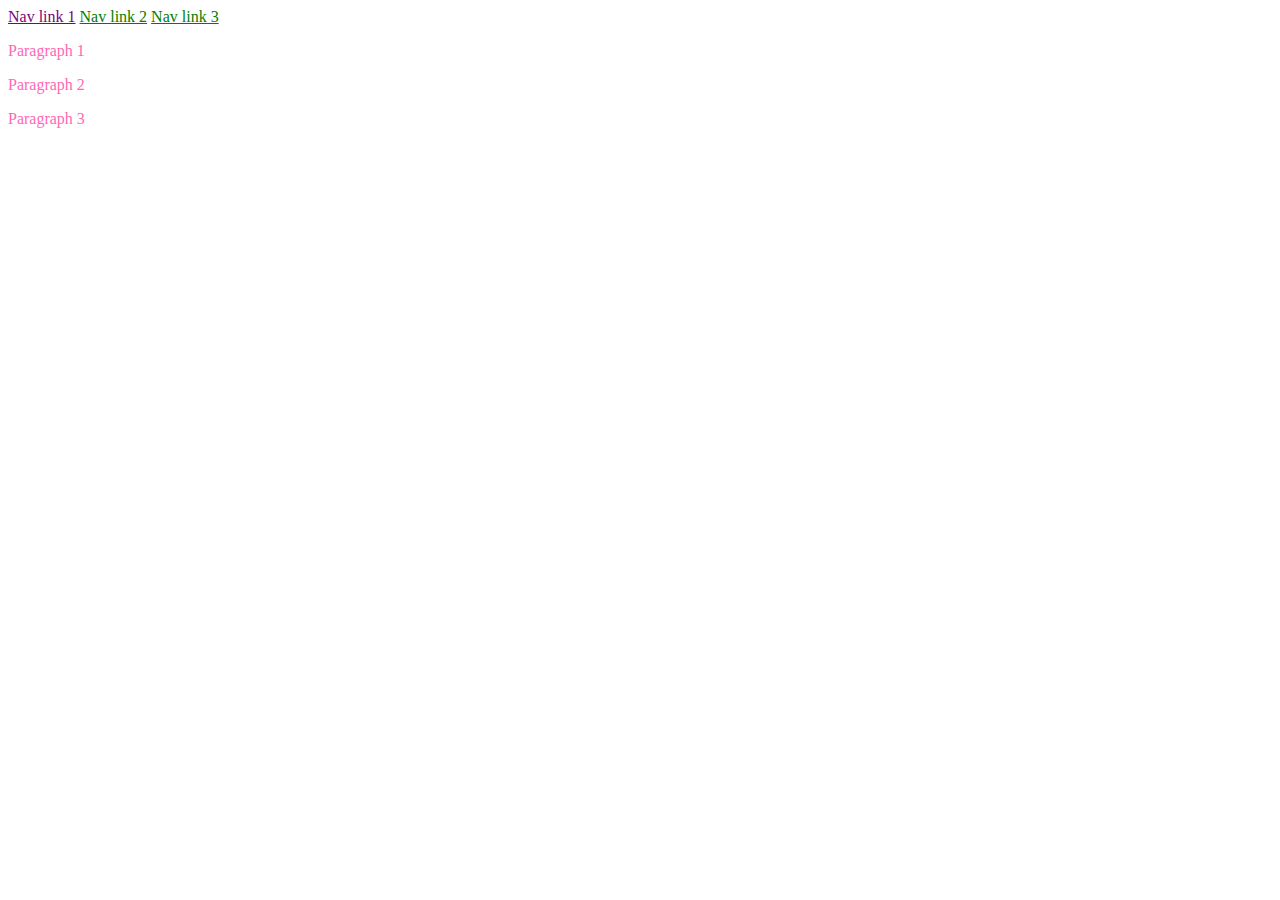
<file: css-specificity/index.html>
<!doctype html>

<html lang="en">
    <head>
        <meta charset="utf-8">
        <title>CSS Specificity</title>
        <meta name="description" content="CSS Specificity">
        <meta name="author" content="She Codes">
        <link rel="stylesheet" href="styles.css">
    </head>

    <body>

        <header>
            <nav>
                <a class="nav-link" id="link-1" href="#">Nav link 1</a>
                <a class="nav-link" href="#">Nav link 2</a>
                <a class="nav-link" href="#">Nav link 3</a>
            </nav>
        </header>

        <div>
            <p class="paragraph-link" id="paragraph-1">Paragraph 1</p>
            <p class="paragraph-link">Paragraph 2</p>
            <p class="paragraph-link">Paragraph 3</p>
        </div>

    </body>

</html>
</file>
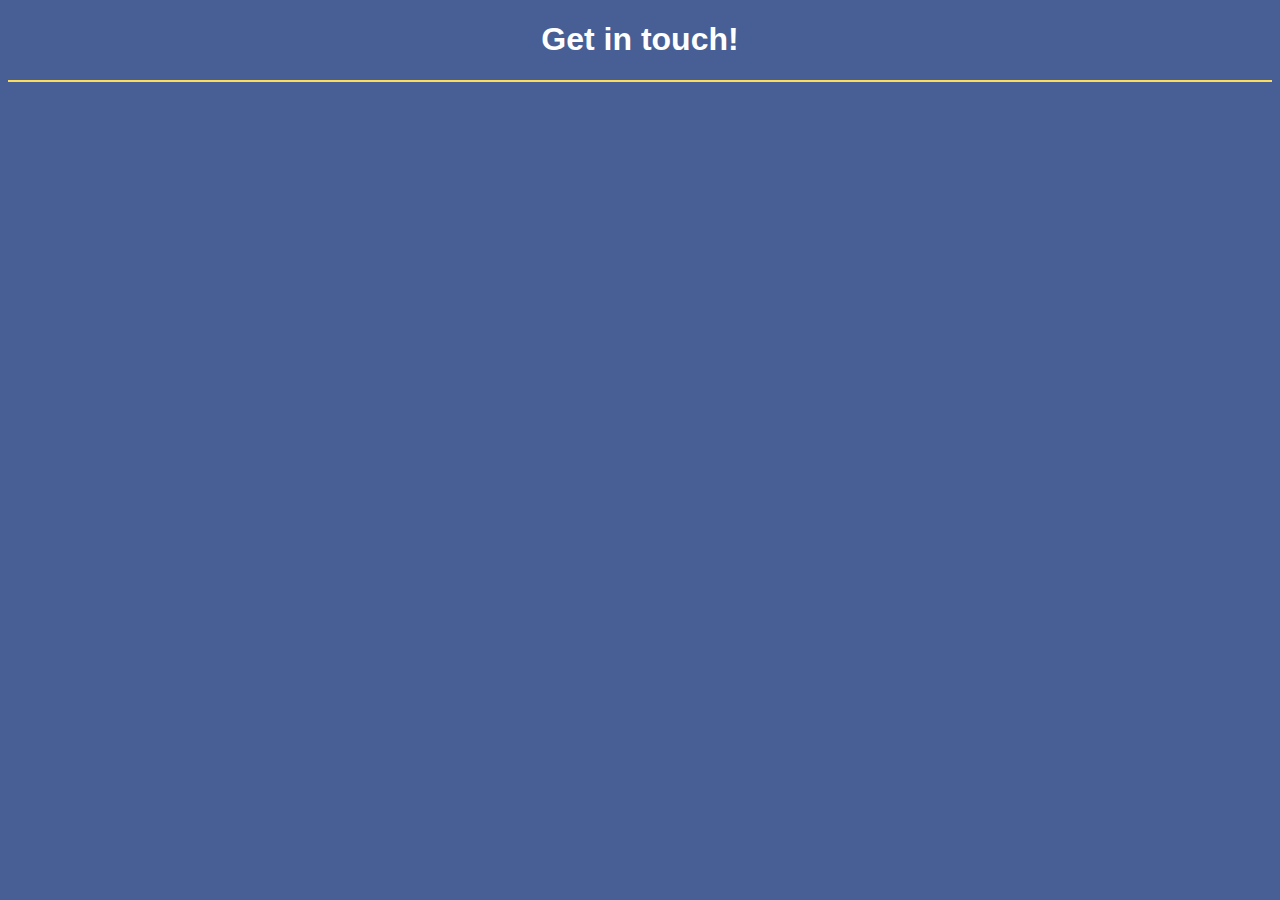
<file: forms-starter/index.html>
<!doctype html>

<html lang="en">
    <head>
        <meta charset="utf-8">
        <meta name="viewport" content="width=device-width, initial-scale=1, shrink-to-fit=no">
        <title>Introduction to Forms</title>
        <link rel="stylesheet" href="styles.css">
    </head>

    <body>
        <header>
            <h1>Get in touch!</h1>
        </header>

        <form action="" method="">
            <!-- your code here -->
        </form>

    </body>
</html>
</file>
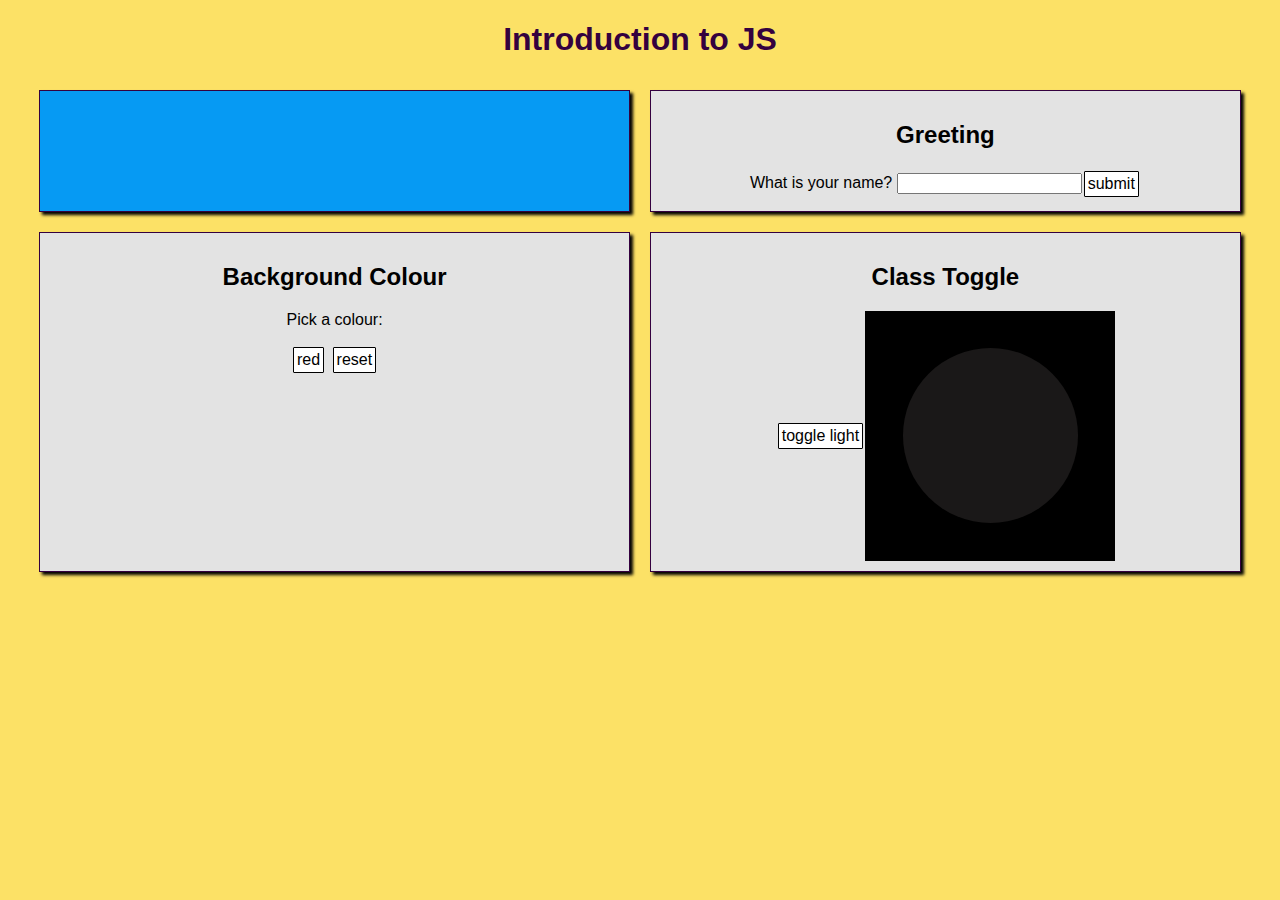
<file: intro-to-js/index.html>
<!DOCTYPE html>
<html lang="en">
    <head>
        <meta charset="utf-8">
        <title>Introduction to JavaScript</title>
        <meta name="description" content="JavaScript Demo">
        <meta name="author" content="She Codes">
        <link rel="stylesheet" href="styles.css">
    </head>
    
    <body>
        <header>
            <h1>Introduction to JS</h1>
        </header>

        <div id="wrapper">
            <div id="starter-div" class="component">
            </div>

            <div id="greeting" class="component">
                <h2>Greeting</h2>
                <form>
                    <div class="form-item">
                        <label for="name">What is your name?</label>
                        <input type="text" id="name" name="name">
                    </div>
                    <input type="button" value="submit">
                </form>
            </div>

            <div id="colour" class="component">
                <h2>Background Colour</h2>
                <p>Pick a colour:</p>
                <input type="button" onclick="changeColour('#f74850')" value="red">
                <input type="button" onclick="resetColour()" value="reset">
            </div>

            <div id="on-off" class="component">
                <h2>Class Toggle</h2>
                <div id="class-toggle-containter">
                    <input type="button" onclick="toggleLightbulb()" value="toggle light">
                    <div id="toggle-wrapper">
                        <div id="light"></div>
                    </div>
                </div>
            </div>
        </div>
    </body>
</html>
</file>
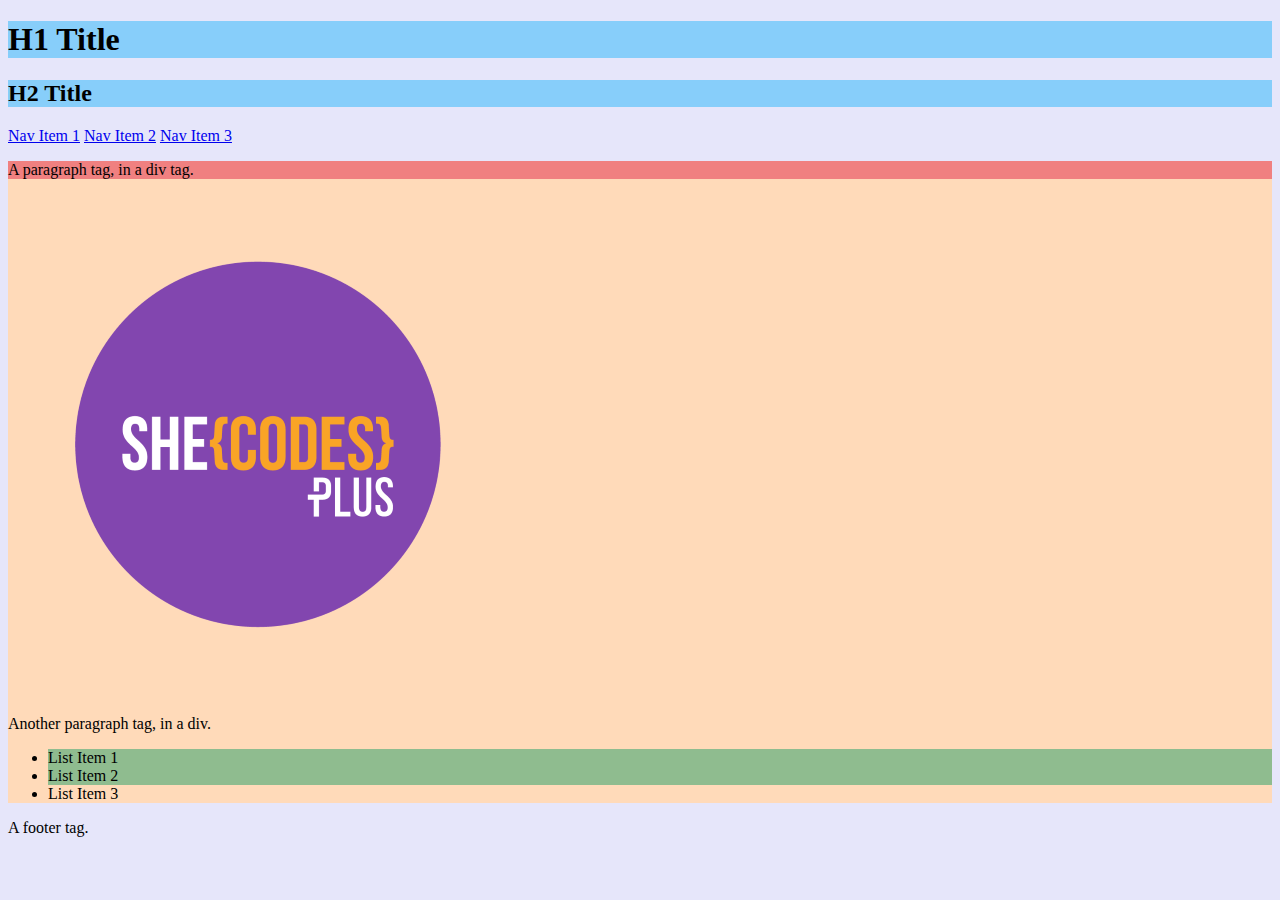
<file: introduction-to-css-selectors/index.html>
<!doctype html>

<html lang="en">
    <head>
        <meta charset="utf-8">
        <title>CSS Selectors</title>
        <meta name="description" content="CSS Selectors Playground">
        <meta name="author" content="She Codes">
        <link rel="stylesheet" href="styles.css">
    </head>
    <body>
        <header>
            <h1 class="main-heading">H1 Title</h1>
            <h2 class="main-heading">H2 Title</h2>
            <nav>
                <a href="#">Nav Item 1</a>
                <a href="#">Nav Item 2</a>
                <a href="#">Nav Item 3</a>
            </nav>
        </header>
        <div>
            <p id="first-paragraph">A paragraph tag, in a div tag.</p>
            <img src="logo.png" alt="She Codes Logo.">
            <p>Another paragraph tag, in a div.</p>
            <ul>
                <li class="list-item">List Item 1</li>
                <li class="list-item">List Item 2</li>
                <li>List Item 3</li>
            </ul>
        </div>
        <footer>
            A footer tag.
        </footer>
    </body>
</html>
</file>
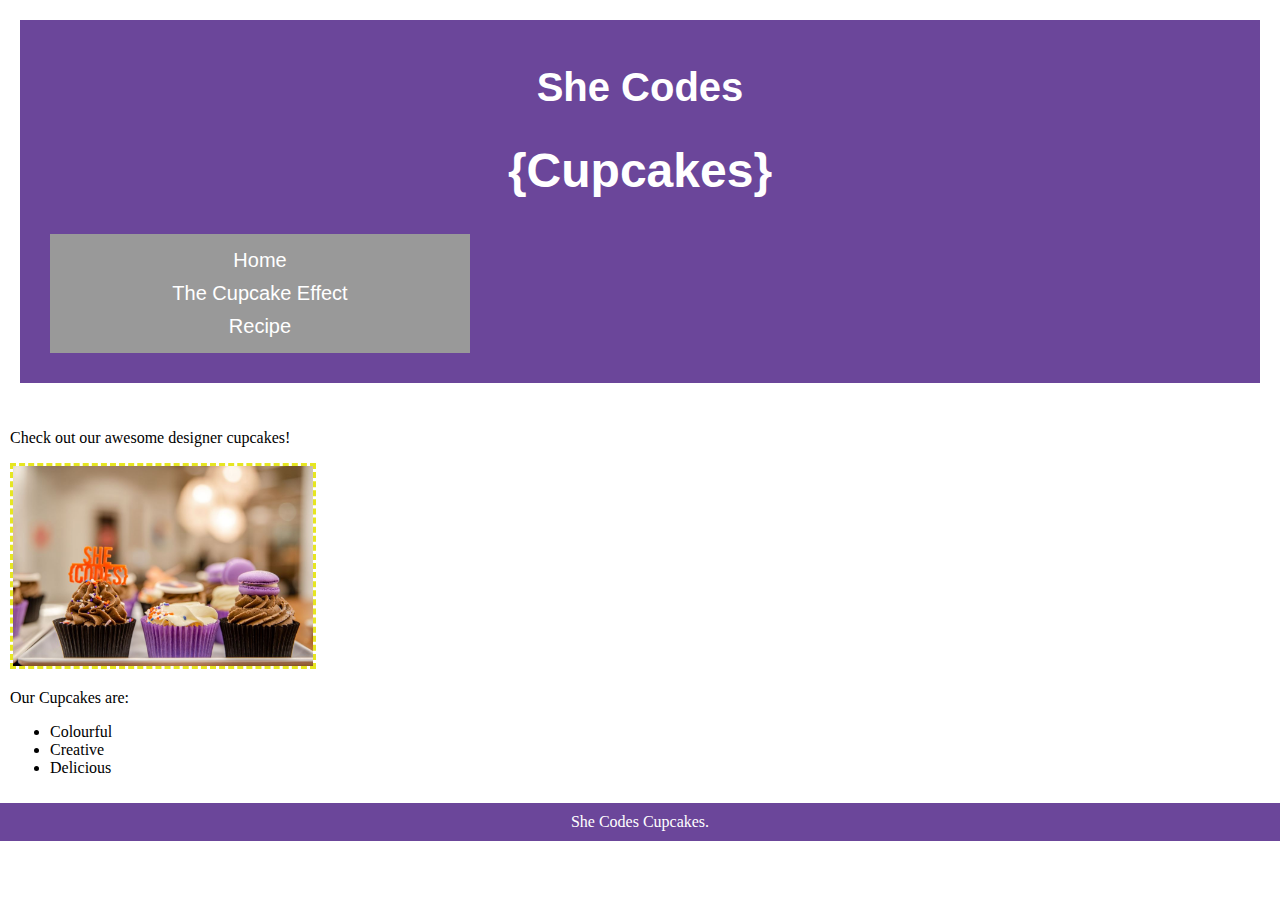
<file: introduction-to-css/index.html>
<!doctype html>

<html lang="en">
    <head>
        <meta charset="utf-8">
        <title>She Codes Cupcakes</title>
        <meta name="description" content="She Codes Cupcakes">
        <meta name="author" content="She Codes">
        <link rel="stylesheet" href="styles.css">
    </head>
    <body>
        <header>
            <h1>She Codes</h1>
            <h2>{Cupcakes}</h2>
            <nav>
                <a href="index.html">Home</a>
                <a href="cupcake-effect.html">The Cupcake Effect</a>
                <a href="recipe.html">Recipe</a>
            </nav>
        </header>
        <div>
            <p>Check out our awesome designer cupcakes!</p>
            <img id="hmpgimg" src="images/cupcake-1.jpg" alt="She Codes Cupcakes.">
            <p>Our Cupcakes are:</p>
            <ul>
                <li>Colourful</li>
                <li>Creative</li>
                <li>Delicious</li>
            </ul>
        </div>
        <footer>
            She Codes Cupcakes.
        </footer>
    </body>
</html>
</file>
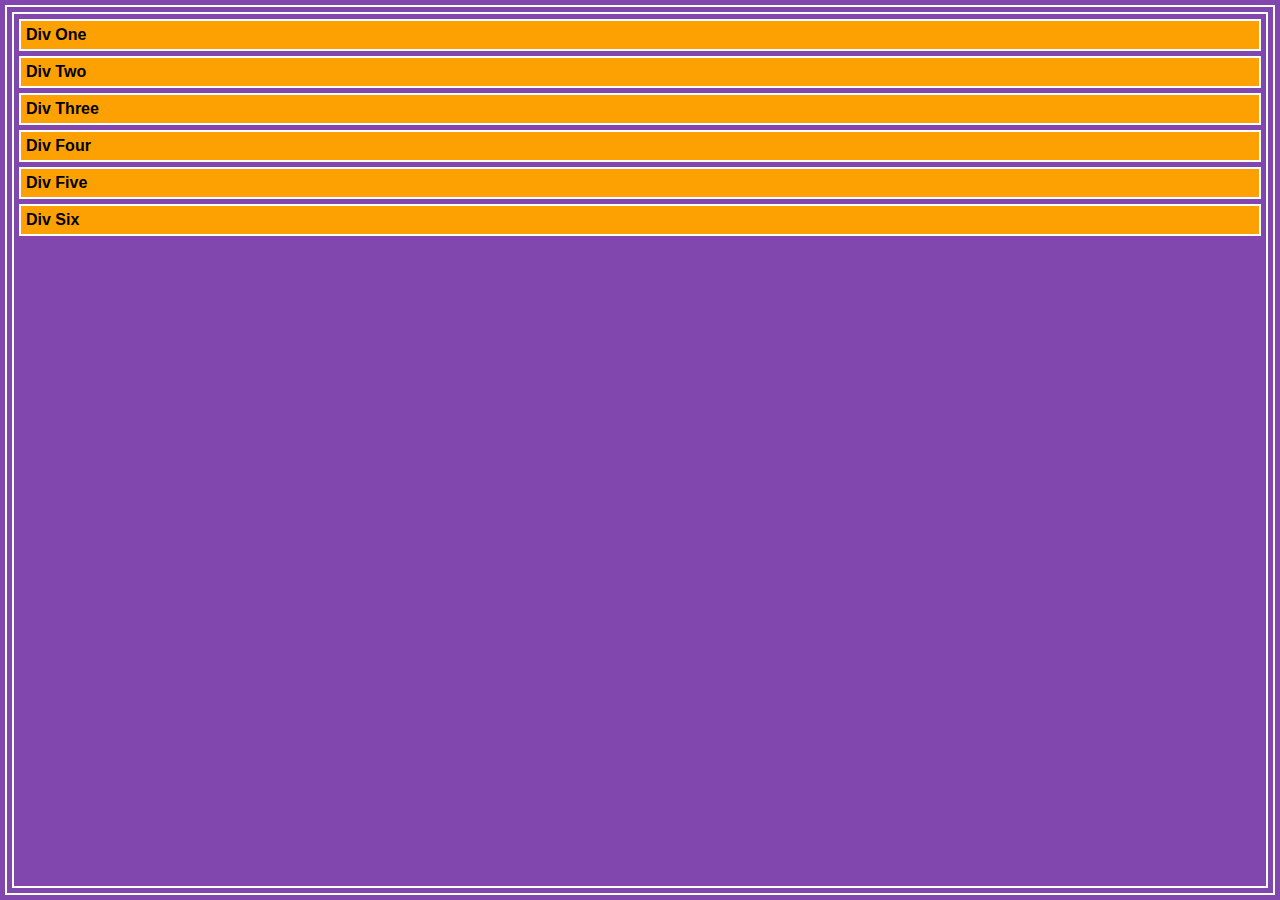
<file: introduction-to-flexbox/index.html>
<!doctype html>

<html lang="en">
    <head>
        <meta charset="utf-8">
        <meta name="viewport" content="width=device-width, initial-scale=1, shrink-to-fit=no">
        <title>Introduction to Flexbox</title>
        <link rel="stylesheet" href="styles.css">
    </head>

    <body>
        <div class="demo-div" id="div-1">Div One</div>
        <div class="demo-div" id="div-2">Div Two</div>
        <div class="demo-div" id="div-3">Div Three</div>
        <div class="demo-div" id="div-4">Div Four</div>
        <div class="demo-div" id="div-5">Div Five</div>
        <div class="demo-div" id="div-6">Div Six</div>
    </body>
</html>
</file>
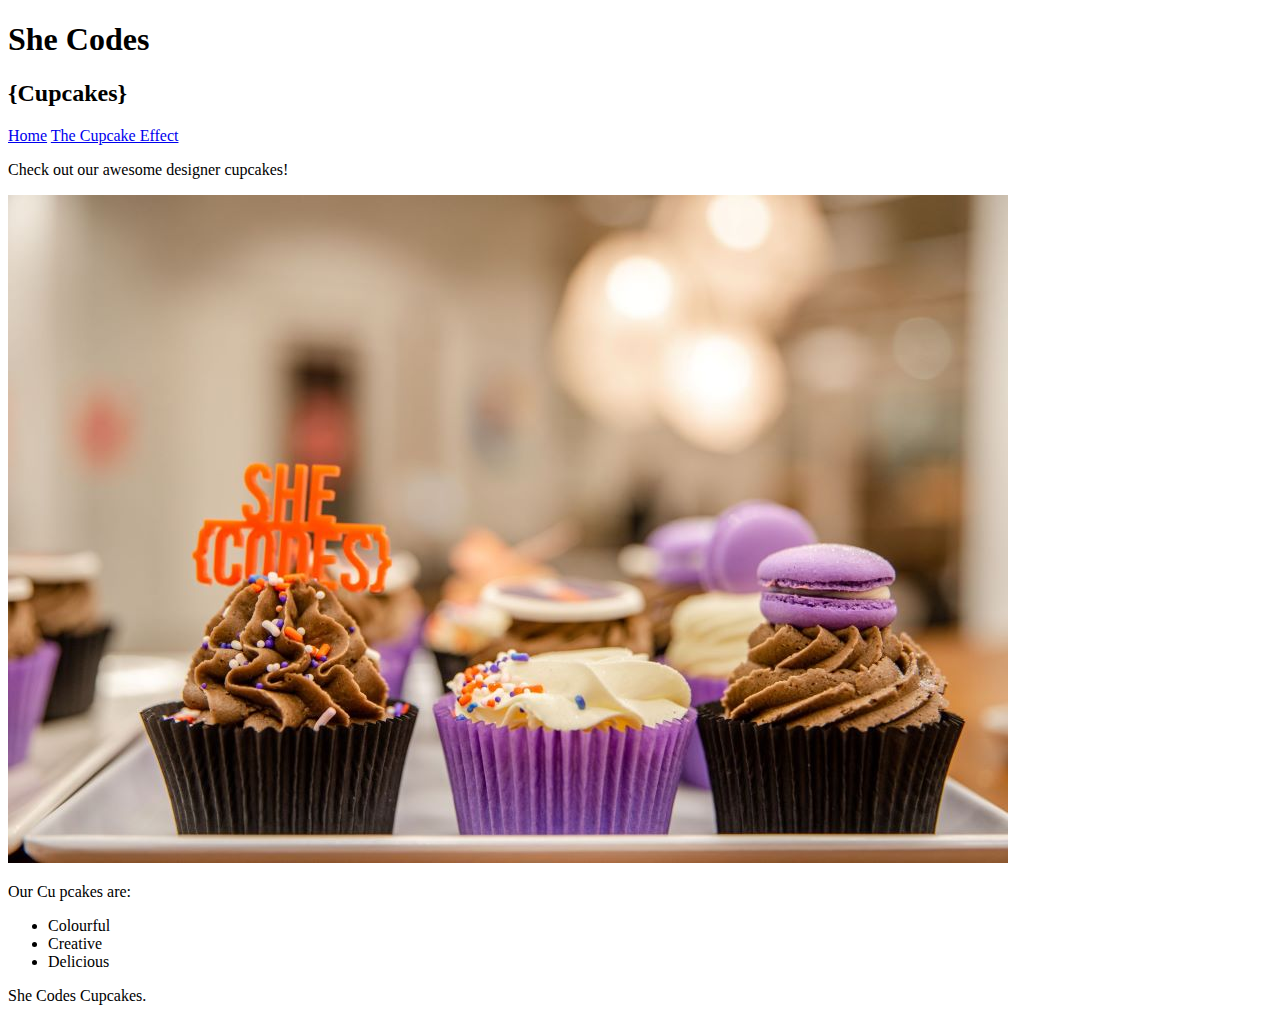
<file: introduction-to-html/index.html>
<!doctype html>
<html lang="en">
    <head>
        <meta charset="utf-8">
        <title>She Codes Cupcakes</title>
        <meta name="description" content="She Codes Cupcakes">
        <meta name="author" content="She Codes">
        <!-- <link rel="stylesheet" href="styles.css"> -->
    </head>

    <body>
        <header>
            <h1>She Codes</h1>
            <h2>{Cupcakes}</h2>
            <nav>
                <a href="index.html">Home</a>
                <a href="cupcake-effect.html">The Cupcake Effect</a>
            </nav>
        </header>
        
        <div>
            <p>Check out our awesome designer cupcakes!</p>
            <img src="images/cupcake-1.jpg" alt="She Codes Cupcakes.">
            <p>Our Cu                                     pcakes are:</p>
            <ul>
                <li>Colourful</li>
                <li>Creative</li>
                <li>Delicious</li>
            </ul>
        </div>
        
        <footer>
            She Codes Cupcakes.
        </footer>
    </body>
</html>
</file>
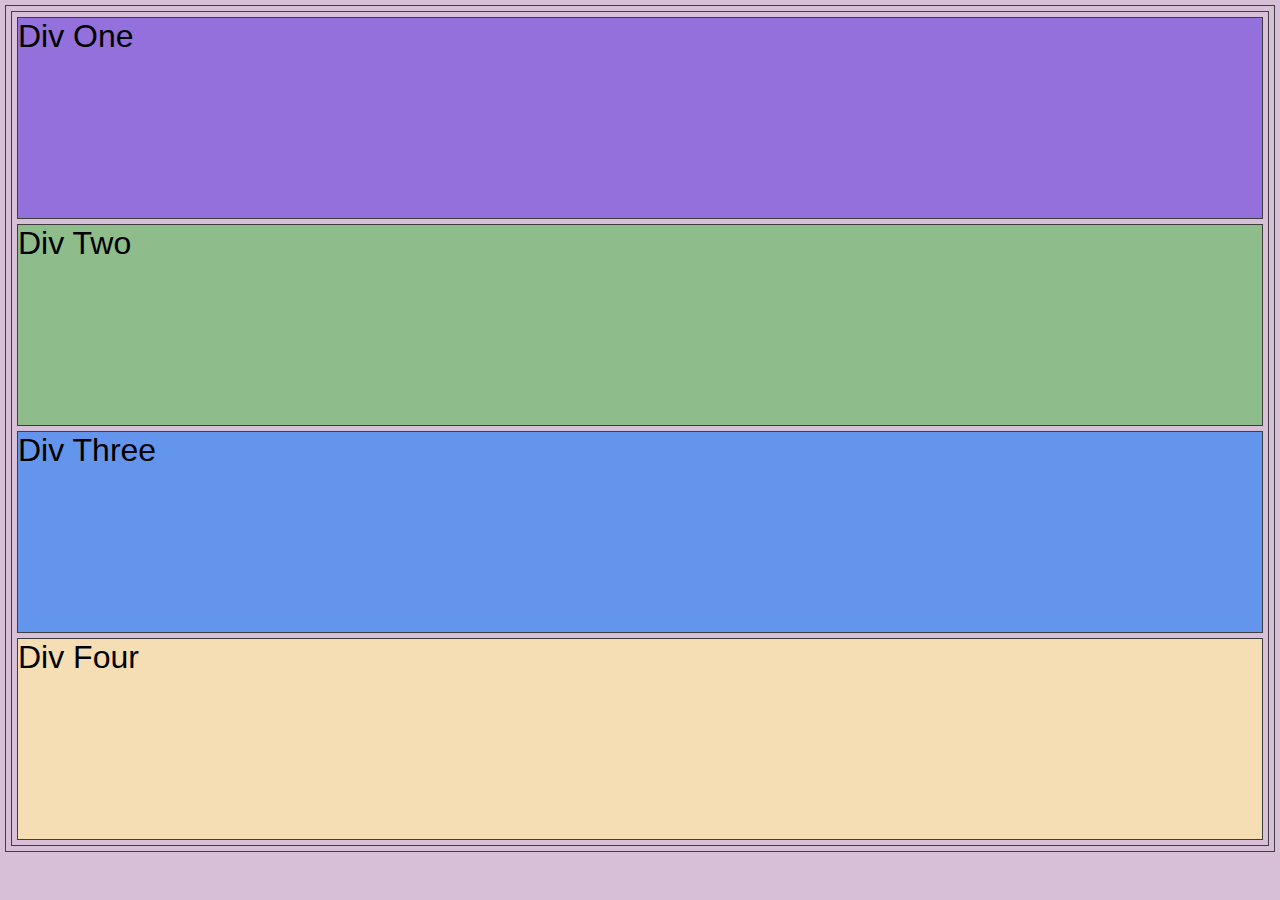
<file: introduction-to-media-queries/index.html>
<!doctype html>

<html lang="en">
    <head>
        <meta charset="utf-8">
        <meta name="viewport" content="width=device-width, initial-scale=1.0">
        <title>Media Queries</title>
        <link rel="stylesheet" href="styles.css">
    </head>

    <body>
        <div id="div-1">Div One</div>
        <div id="div-2">Div Two</div>
        <div id="div-3">Div Three</div>
        <div id="div-4">Div Four</div>
    </body>
</html>
</file>
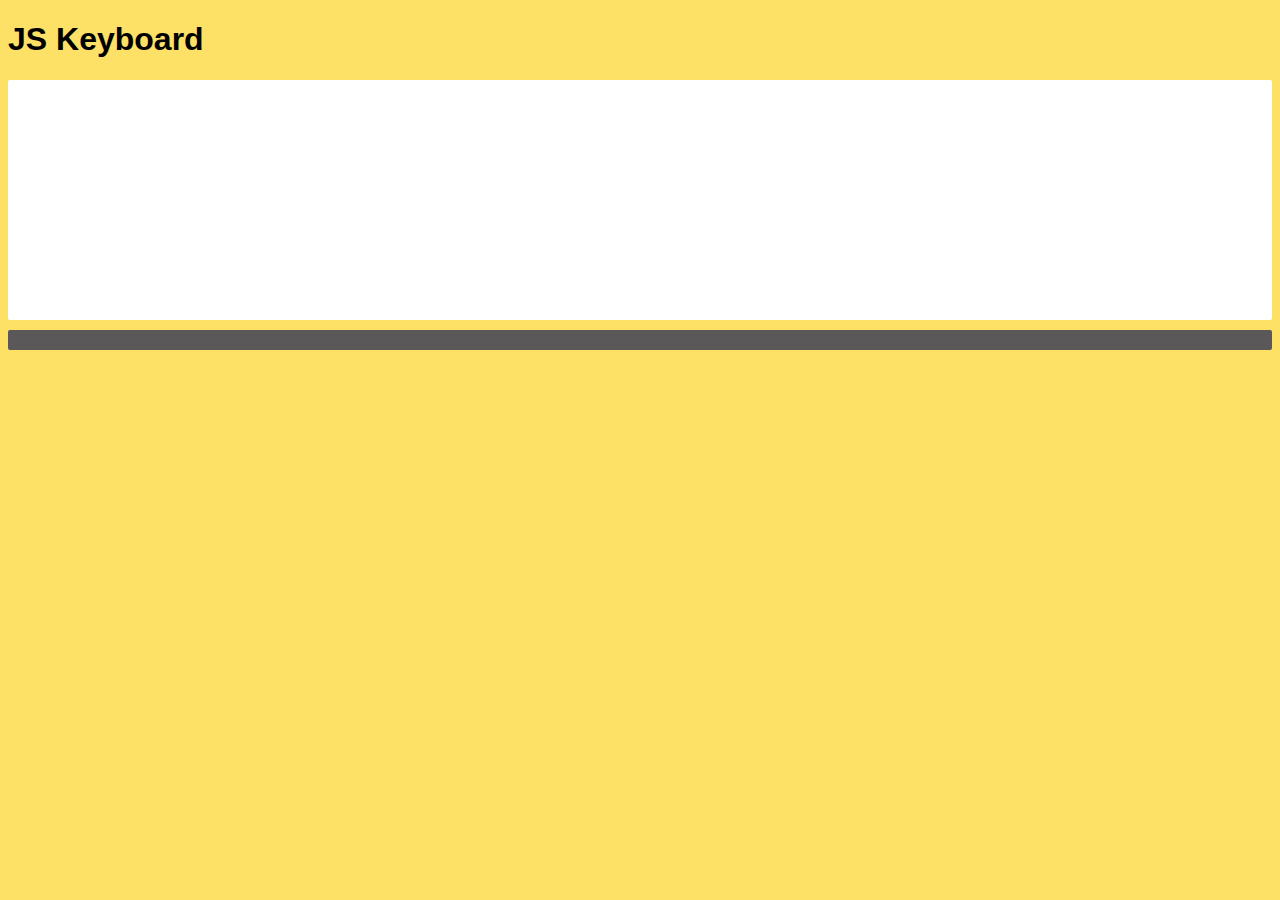
<file: keyboard/index.html>
<!DOCTYPE html>
<html lang="en">
    <head>
        <meta charset="utf-8">
        <title>JS Keyboard</title>
        <meta name="description" content="JavaScript Demo">
        <meta name="author" content="She Codes">
        <link rel="stylesheet" href="styles.css">
    </head>
    
    <body>
        <header>
            <h1>JS Keyboard</h1>
        </header>

        <div id="keyboard-wrapper">
            <div id="output">
                <p id="output-text">
                </p>
            </div>
            <div id="keyboard"></div>
        </div>

        <script src="script.js"></script>
    </body>
</html>
</file>
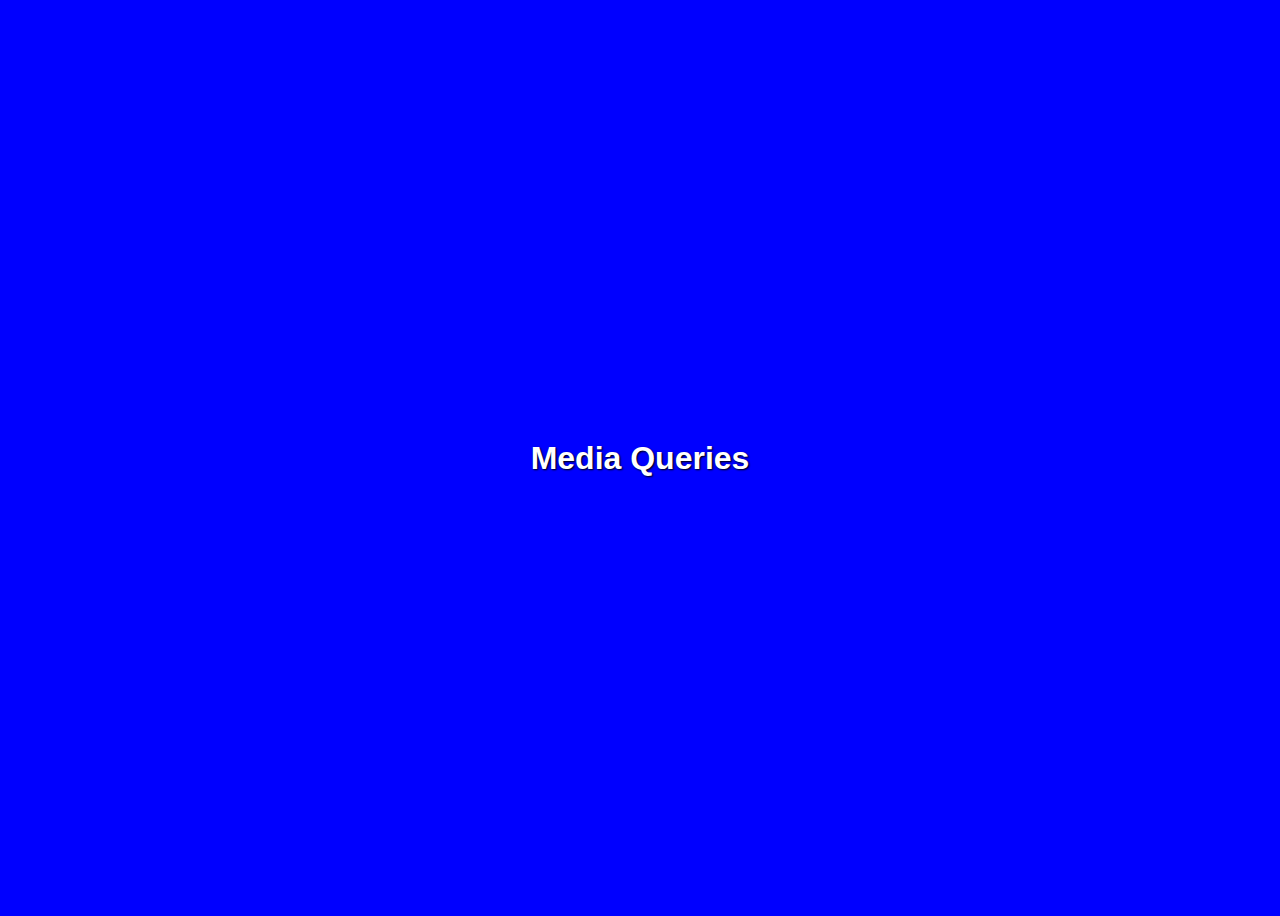
<file: media-queries-demo/index.html>
<!doctype html>

<html lang="en">
    <head>
        <meta charset="utf-8">
        <meta name="viewport" content="width=device-width, initial-scale=1.0">
        <title>Media Queries</title>
        <link rel="stylesheet" href="styles.css">
    </head>

    <body>

        <h1>Media Queries</h1>

    </body>
</html>
</file>
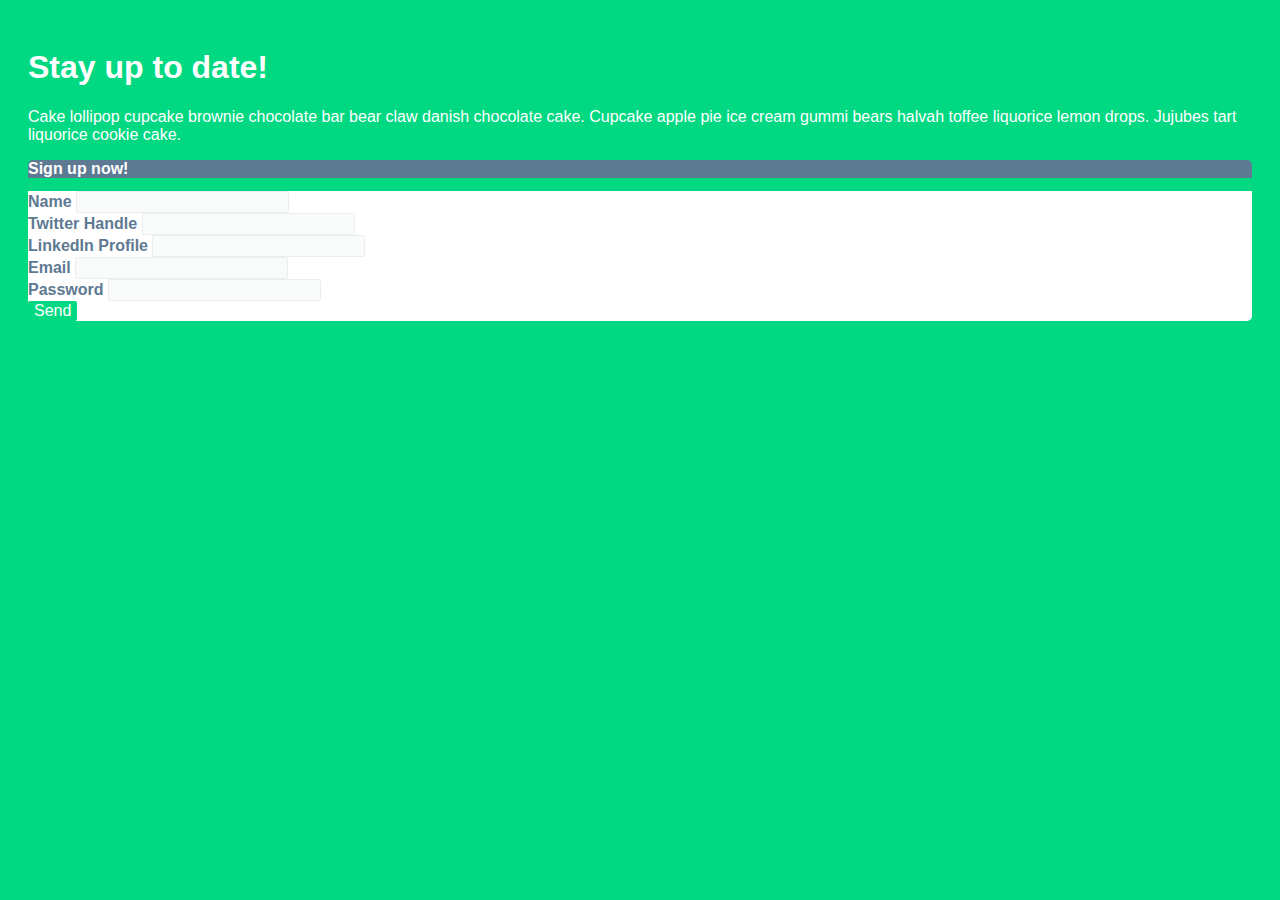
<file: media-queries-exercise-2/index.html>
<!DOCTYPE html>

<html lang="en">
    <head>
        <meta charset="utf-8" />
        <meta name="viewport" content="width=device-width, initial-scale=1.0" />
        <title>Media Queries</title>
        <link rel="stylesheet" href="styles.css" />
    </head>

    <body>
        <main>
            <header>
                <h1>Stay up to date!</h1>
                <p>
                    Cake lollipop cupcake brownie chocolate bar bear claw danish
                    chocolate cake. Cupcake apple pie ice cream gummi bears
                    halvah toffee liquorice lemon drops. Jujubes tart liquorice
                    cookie cake.
                </p>
            </header>
            <div id="form-wrapper">
                <h2>Sign up now!</h2>
                <form action="" method="">
                    <div class="form-item">
                        <label for="name">Name</label>
                        <input type="text" id="name" name="name" />
                    </div>
                    <div class="row">
                        <div class="form-item">
                            <label for="twitter">Twitter Handle</label>
                            <input type="text" id="twitter" name="twitter" />
                        </div>
                        <div class="form-item">
                            <label for="linkedin">LinkedIn Profile</label>
                            <input type="text" id="linkedin" name="linkedin" />
                        </div>
                    </div>
                    <div class="row">
                        <div class="form-item">
                            <label for="mail">Email</label>
                            <input type="email" id="mail" name="email" />
                        </div>
                        <div class="form-item">
                            <label for="message">Password</label>
                            <input
                                type="password"
                                id="message"
                                name="message"
                            />
                        </div>
                    </div>
                    <div class="form-item">
                        <button type="submit">Send</button>
                    </div>
                </form>
            </div>
        </main>
    </body>
</html>
</file>
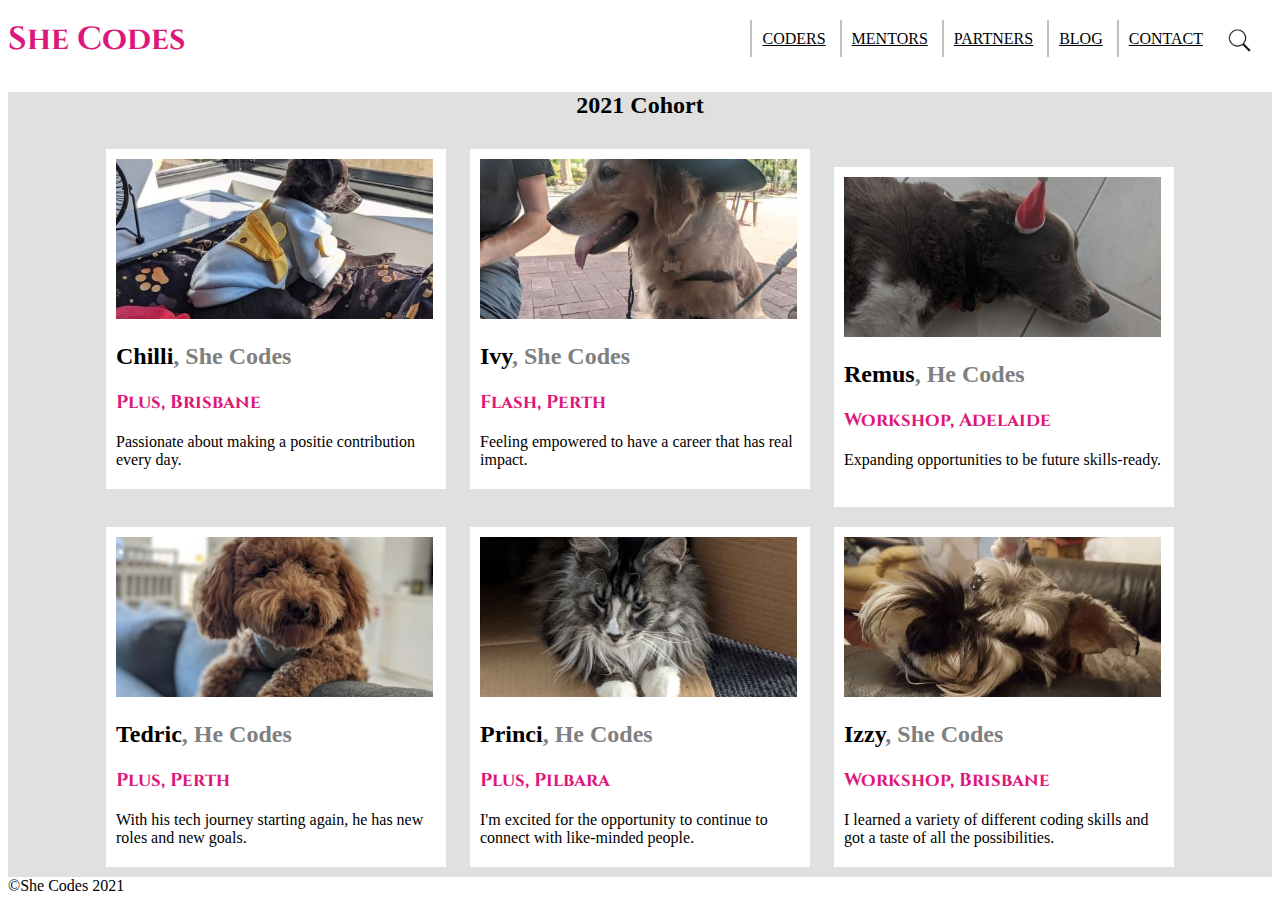
<file: she-codes-cohort/index.html>
<!doctype html>

<html lang="en">
    <head>
        <meta charset="utf-8">
        <title>She Codes Cupcakes</title>
        <meta name="description" content="She Codes Cupcakes">
        <meta name="author" content="She Codes">
        <link rel="stylesheet" href="styles.css">
    </head>

    <body>
        <header>
            <div class="header-left">
                <h1 class="text-emphasis">She Codes</h1>
            </div>
            <div class="header-right">
                <nav>
                    <a href="coders.html">CODERS</a>
                    <a href="mentors.html">MENTORS</a>
                    <a href="partners.html">PARTNERS</a>
                    <a href="blog.html">BLOG</a>
                    <a id="last-" href="contact.html">CONTACT</a>
                    <img id="searchicon" src = "images/search.png">
                </nav>
            </div>
        </header>

        <div class="page-wrapper">
            <h2>2021 Cohort</h2>
            
            <div>
                <div class="card-container">
                    <img class="pet-img" src="images/chilli.jpg" alt = "chilli the dog">
                    <h2>Chilli<span style="color: grey">, She Codes</span>
                    </h2>
                    <h3 class="text-emphasis">Plus, Brisbane</h3>
                    <p>Passionate about making a positie contribution every day.</p>
                </div>

                <div class="card-container">
                    <img class="pet-img" src="images/ivy.jpg" alt = "Ivy the dog"> 
                    <h2>Ivy<span style="color: grey">, She Codes</span>
                    </h2>
                    <h3 class="text-emphasis">Flash, Perth</h3>
                    <p>Feeling empowered to have a career that has real impact.</p>
                </div>

                <div class="card-container">
                    <img class="pet-img" src="images/remus.jpg" alt = "Remus the dog"> 
                    <h2>Remus<span style="color: grey">, He Codes</span>
                    </h2>
                    <h3 class="text-emphasis">Workshop, Adelaide</h3>
                    <p>Expanding opportunities to be future skills-ready.</p>
                </div>

                <div class="card-container">
                    <img class="pet-img" src="images/tedric.jpg" alt = "Tedric the dog"> 
                    <h2>Tedric<span style="color: grey">, He Codes</span>
                    </h2>
                    <h3 class="text-emphasis">Plus, Perth</h3>
                    <p>With his tech journey starting again, he has new roles and new goals.</p>
                </div>

                <div class="card-container">
                    <img class="pet-img" src="images/princi.jpg" alt = "Princi the Cat"> 
                    <h2>Princi<span style="color: grey">, He Codes</span>
                    </h2>
                    <h3 class="text-emphasis">Plus, Pilbara</h3>
                    <p>I'm excited for the opportunity to continue to connect with like-minded people.</p>
                </div>

                <div class="card-container">
                    <img class="pet-img" src="images/izzy.jpg" alt = "Izzy the dog"> 
                    <h2>Izzy<span style="color: grey">, She Codes</span>
                    </h2>
                    <h3 class="text-emphasis">Workshop, Brisbane</h3>
                    <p>I learned a variety of different coding skills and got a taste of all the possibilities.</p>
                </div>
            </div>

        </div>

        <footer>
            &copy;She Codes 2021
        </footer>        

    </body>
</html>
</file>
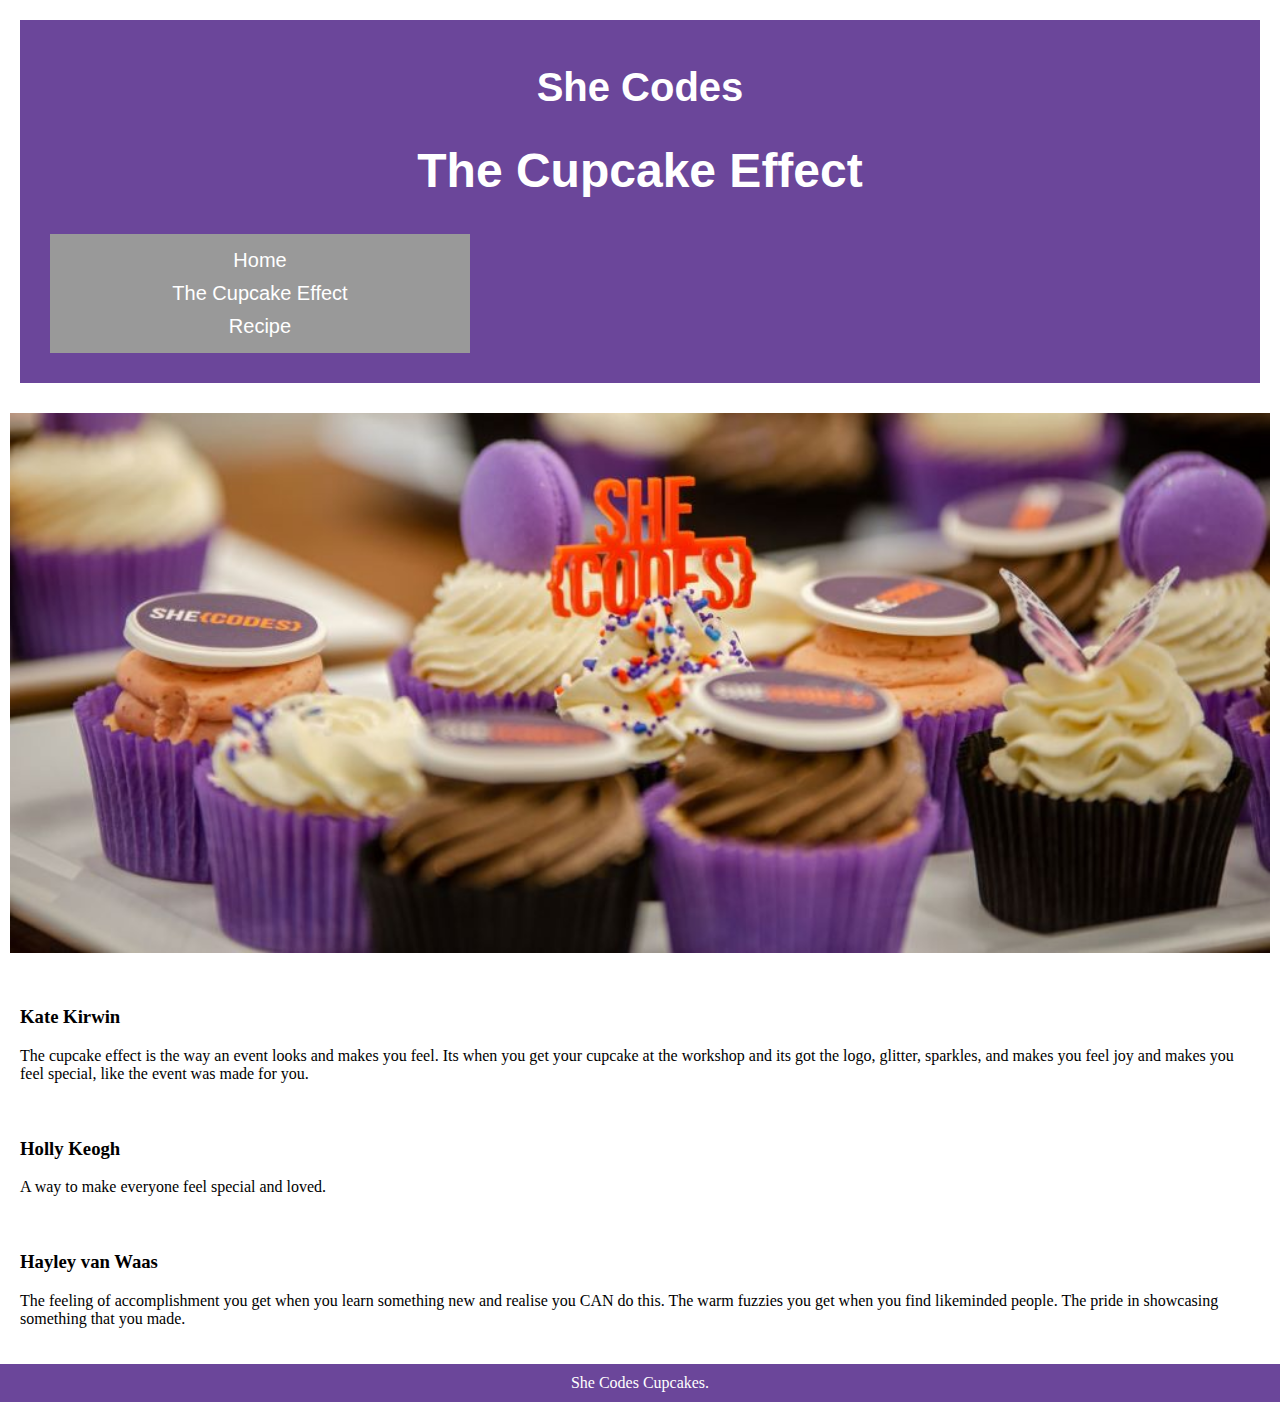
<file: introduction-to-css/cupcake-effect.html>
<!doctype html>

<html lang="en">
    <head>
        <meta charset="utf-8">
        <title>She Codes Cupcakes</title>
        <meta name="description" content="She Codes Cupcakes">
        <meta name="author" content="She Codes">
        <link rel="stylesheet" href="styles.css">
    </head>

    <body>

        <header>
            <h1>She Codes</h1>
            <h2>The Cupcake Effect</h2>
            <nav>
                <a href="index.html">Home</a>
                <a href="cupcake-effect.html">The Cupcake Effect</a>
                <a href="recipe.html">Recipe</a>
            </nav>
        </header>

        <div>            
            <img src="images/cupcake-2.jpg" alt="She Codes branded Cupcakes.">
        </div>

        <div>
            <div>
                <h3>Kate Kirwin</h3>
                <p>
                    The cupcake effect is the way an event looks and makes you feel.
                    Its when you get your cupcake at the workshop and its got the logo,
                    glitter, sparkles, and makes you feel joy and makes you feel special,
                    like the event was made for you.
                </p>
            </div>
            <div>
                <h3>Holly Keogh</h3>
                <p>A way to make everyone feel special and loved.</p>
            </div>
            <div>
                <h3>Hayley van Waas</h3>
                <p>The feeling of accomplishment you get when you learn something new
                    and realise you CAN do this. The warm fuzzies you get when you find likeminded
                    people. The pride in showcasing something that you made.
                </p>
            </div>
        </div>

        <footer>
            She Codes Cupcakes.
        </footer>

    </body>

</html>
</file>
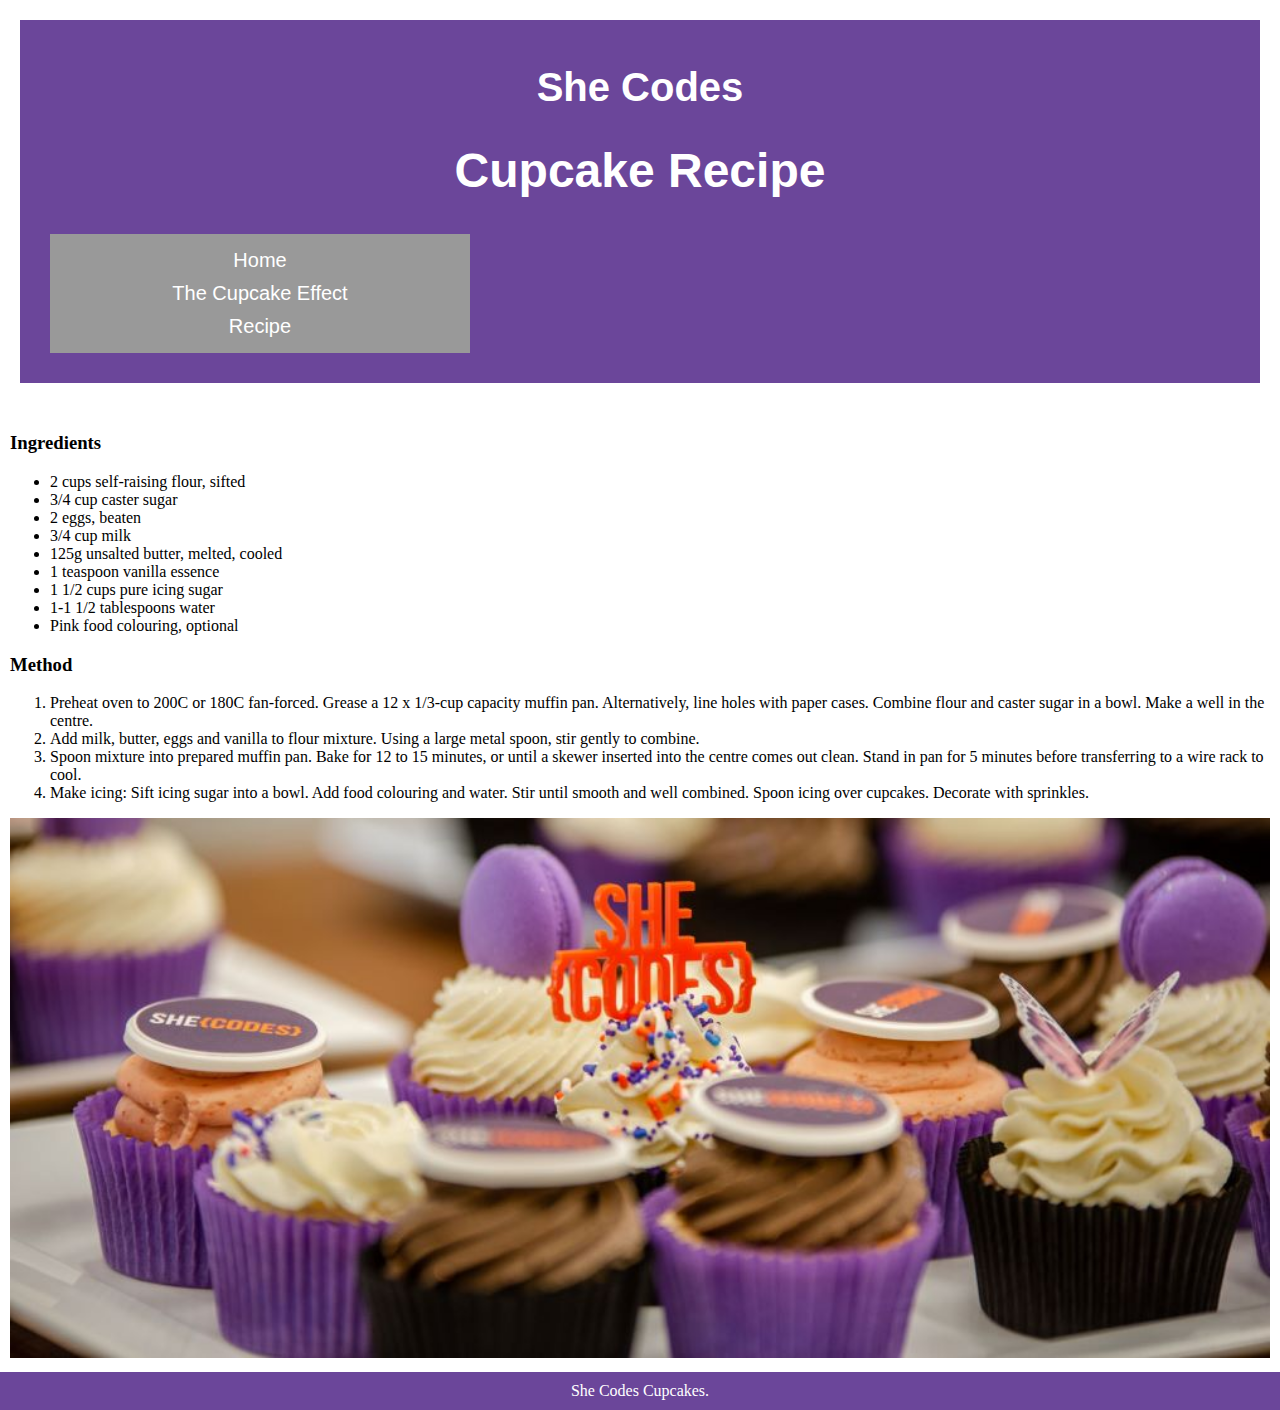
<file: introduction-to-css/recipe.html>
<!doctype html>

<html lang="en">
    <head>
        <meta charset="utf-8">
        <title>She Codes Cupcakes</title>
        <meta name="description" content="She Codes Cupcakes">
        <meta name="author" content="She Codes">
        <link rel="stylesheet" href="styles.css">
    </head>
    <body>
        <header>
            <h1>She Codes</h1>
            <h2>Cupcake Recipe</h2>
            <nav>
                <a href="index.html">Home</a>
                <a href="cupcake-effect.html">The Cupcake Effect</a>
                <a href="recipe.html">Recipe</a>
            </nav>
        </header>
        <div>
            <h3>Ingredients</h3>
            <ul>
                <li>2 cups self-raising flour, sifted</li>
                <li>3/4 cup caster sugar</li>
                <li>2 eggs, beaten</li>
                <li>3/4 cup milk</li>
                <li>125g unsalted butter, melted, cooled</li>
                <li>1 teaspoon vanilla essence</li>
                <li>1 1/2 cups pure icing sugar</li>
                <li>1-1 1/2 tablespoons water</li>
                <li>Pink food colouring, optional</li>
            </ul>
            <h3>Method</h3>
            <ol>
                <li>Preheat oven to 200C or 180C fan-forced.
                    Grease a 12 x 1/3-cup capacity muffin pan.
                    Alternatively, line holes with paper cases.
                    Combine flour and caster sugar in a bowl.
                    Make a well in the centre.</li>
                <li>Add milk, butter, eggs and vanilla to flour mixture.
                    Using a large metal spoon, stir gently to combine.</li>
                <li>Spoon mixture into prepared muffin pan. Bake for 12 to 15 minutes,
                    or until a skewer inserted into the centre comes out clean.
                    Stand in pan for 5 minutes before transferring to a wire rack to
                    cool.</li>
                <li>Make icing: Sift icing sugar into a bowl.
                    Add food colouring and water.
                    Stir until smooth and well combined.
                    Spoon icing over cupcakes.
                    Decorate with sprinkles.
                </li>
            </ol>
            <img src="images/cupcake-2.jpg" alt="She Codes branded Cupcakes.">
        </div>
        <footer>
            She Codes Cupcakes.
        </footer>
    </body>
</html>
</file>
<file: css-specificity/styles.css>
nav a {
    color: red;
}


.nav-link {
    color: black;
}


nav a.nav-link {
    color: green;
}


nav a.nav-link#link-1 {
    color: purple;
}


html div p {
    color: darkgrey;
}


body div p {
    color: hotpink;
}
</file>
<file: forms-starter/styles.css>
body {
    background-color: #475F94;
    color: #fff;
    font-family: "Gill Sans", sans-serif;
}

header {
    border-bottom: 2px solid #FDDC5C;
    text-align: center;
}

form {
    margin: 50px auto;
    width: 90%;
}

.form-item {
    display: flex;
    justify-content: center;
    align-items: center;
    padding: 5px;
}

.form-item label {
    flex-basis: 150px;
    font-size: 22px;
}

.form-item input,
.form-item textarea {
    flex-basis: 50%;
    border: 2px solid #FDDC5C;
}

.form-item input:hover,
.form-item textarea:hover {
    border: 2px solid #FA4224;
}

.form-item input,
.form-item textarea,
.form-item button {
    border: 2px solid #FDDC5C;
    background-color: #FFF;
    padding: 5px;
    font-size: 18px;
}

.form-item button:hover {
    border: 2px solid #FA4224;
    background-color: #FA4224;
    color: #FFF;
}

.form-item button {
    width: 100px;
}
</file>
<file: intro-to-js/styles.css>
body {
    background-color: #FCE166;
    font-family: Arial;
}

h1 {
    color: #34013F;
    text-align: center;
}

#wrapper {
    display: flex;
    flex-wrap: wrap;
    justify-content: center;
}

.component {
    border: 1px solid #34013F;
    flex-basis: 45%;
    margin: 10px;
    padding: 10px;
    text-align: center;
    box-shadow: 3px 3px 3px #000;;
    background-color: #e3e3e3;
}

input[type=button] {
    margin: 2px;
    padding: 3px;
    border: 1px solid black;
    border-radius: 1px;
    background-color: #fff;
    font-size: 16px;
}

input[type=button]:hover {
    cursor: pointer;
    box-shadow: -2px 2px 0px black;
}

#starter-div {
    min-height: 100px;
    background-color: #069AF3;
}

.js-header {
    color: #FFF;
}

#second-h2 {
    text-decoration: underline;
}

form {
    display: flex;
    align-items: center;
    justify-content: center;
}

#greeting-text {
    height: 20px;
}

#class-toggle-containter {
    display: flex;
    justify-content: center;
    align-items: center;
}

#toggle-wrapper {
    width: 250px;
    height: 250px; 
    background-color: black;
    display: flex;
    justify-content: center;
    align-items: center;
}

#light {
    height: 175px;
    width: 175px;
    background-color: #1a1818 ;
    border-radius: 50%;
}

.on {
    box-shadow: inset 0 0 150px yellow, 0px 0 30px yellow;
}
</file>
<file: introduction-to-css-selectors/styles.css>
body{
    background-color: lavender;
}

div {
    background-color: peachpuff;
}

.list-item {
    background-color: darkseagreen;
}

.main-heading {
    background-color: lightskyblue;
}

#first-paragraph {
    background-color: lightcoral;
}
</file>
<file: introduction-to-css/styles.css>
@import url('https://fonts.googleapis.com/css2?family=Raleway&display=swap');

html {
    font-family: 'Redacted Script', cursive;
    background-color: #fff;
}

body {
    margin: 0;
}

header {
    text-align: center;
    background-color: #6b469a;
    padding: 20px;
    margin: 20px;
    font-family: Arial;
    font-size: 20px;
}

h1 {
    font-size: 2.5rem;
    line-height: 2.5rem;;
    color: #fff;
}

h2 {
    font-size: 3rem;
    line-height: 3rem;
    color: #fff;
}

nav {
    margin: 10px;
    padding: 10px;
    background-color: #999999;
    width:20em
}

a {
    color: #fff;
    text-decoration: none;
    padding: 5px;
}

a:hover {
    color: #fda103;
    border-bottom: 2px solid #fda103;
}


div {
    padding: 10px;
}

img {
    width: 100%;
    height: 60vh;
    object-fit: cover;
    object-position: bottom;
}

footer {
    text-align: center;
    background-color: #6b469a;
    padding: 10px;
    color: #fff;
}

nav a {
    display: block;
}

#hmpgimg{
    width: 300px;
    height: 200px;
    border: 3px dashed #e6e621;
}
</file>
<file: introduction-to-flexbox/styles.css>
* {
    border: 2px solid #fff;
    margin: 5px;
}

html {
    height: calc(100% - 14px);
}

body {
    background-color: #8246AF;
    font-family: Arial, Helvetica, sans-serif;
    font-size: 1rem;
    font-weight: bold;
    height: calc(100% - 14px);
}

div {
    padding: 5px;
    background-color: #FDA103;
}

/*** Your code here ***/
</file>
<file: introduction-to-html/styles.css>
/* #fda103 6b469a */
@import url('https://fonts.googleapis.com/css2?family=Raleway&display=swap');

html {
    font-family: 'Raleway', sans-serif;
    background-color: #fff;
}

body {
    margin: 0;
}

header {
    text-align: center;
    background-color: #6b469a;
    padding: 10px;
}

h1 {
    font-size: 2.5rem;
    line-height: 2.5rem;;
    color: #fff;
}

h2 {
    font-size: 3rem;
    line-height: 3rem;
    color: #fff;
}

nav {
    margin: 10px;
    padding: 10px;
    background-color: #999999;
}

a {
    color: #fff;
    text-decoration: none;
    padding: 5px;
}

a:hover {
    color: #fda103;
    border-bottom: 2px solid #fda103;
}


div {
    padding: 10px;
}

img {
    width: 100%;
    height: 60vh;
    object-fit: cover;
    object-position: bottom;
}

footer {
    text-align: center;
    background-color: #6b469a;
    padding: 10px;
    color: #fff;
}
</file>
<file: introduction-to-media-queries/styles.css>
* {
    border: 1px solid #3e3e3e;
    margin: 5px;
}

body {
    background-color: #d8bfd8;
    font-family: Arial, Helvetica, sans-serif;
    font-size: 2rem;
}

div {
    height: 200px;
}

#div-1 {
    background-color: #9370db;
}

#div-2 {
    background-color: #8fbc8b;
}

#div-3 {
    background-color: #6495ed;
}

#div-4 {
    background-color: #f5deb3;
}

/*** Media Queries Below ***/
</file>
<file: keyboard/styles.css>
body {
    background-color: #FCE166;
    font-family: Arial;
}

#output {
    border-radius: 2px;
    background-color: #fff;
    height: 200px;
    padding: 20px;
    overflow: scroll;
    margin-bottom: 10px;
}

#output-text {
    font-family: 'Courier New', Courier, monospace;
    font-size: 36px;
    color: #000;
    word-wrap: break-word;
    margin: 0;
}

#keyboard {
    display: flex;
    justify-content: center;
    flex-wrap: wrap;
    margin-top: 10px;
    background-color: #5a5858;
    border-radius: 2px;
    padding: 10px;
}

.key {
    text-align: center;
    width: 50px;
    margin: 1px;
    padding: 5px;
    font-size: 16px;
    background-color: #fff;
    border-style: inset;
}

.selected {
    background-color: darkgrey;
    border-style: outset;
}
</file>
<file: media-queries-demo/styles.css>
body {
    height: 100vh;
    background-color: red;
    display: flex;
    align-items: center;
    justify-content: center;
}

h1 {
    font-family: Arial, Helvetica, sans-serif;
    color: white;
    text-shadow: 1px 1px 2px black;
    text-align: center;
}

/*** Media Queries Below ***/

/* Small devices (landscape phones, 576px and up) */
@media (min-width: 576px) { 
    body {
        background-color: orange;
    }
}

/* Medium devices (tablets, 768px and up)*/
@media (min-width: 768px) {
    body {
        background-color: yellow;
    }
}

/* Large devices (desktops, 992px and up) */
@media (min-width: 992px) {
    body {
        background-color: green;
    }
}

/* Extra large devices (large desktops, 1200px and up) */
@media (min-width: 1200px) {
    body {
        background-color: blue;
    }
}

 /* MASSIVE devices (large desktops, 1440px and up) */
@media (min-width: 1440px) {
    body {
        background-color: purple;
    }
}
</file>
<file: media-queries-exercise-2/styles.css>
html {
    background-color: #00d982;
    font-family: Arial, Helvetica, sans-serif;
}

body {
    padding: 20px;
}

header {
    color: #fff;
}

h2 {
    border-top-left-radius: 5px;
    border-top-right-radius: 5px;
    background-color: #5e7992;
    color: #fff;
    font-size: 1rem;
}

p {
}

form {
    background-color: #fff;
    border-bottom-left-radius: 5px;
    border-bottom-right-radius: 5px;
}

label {
    font-weight: bold;
    color: #5e7992;
}

input {
    box-sizing: border-box;
    border: 1px solid #ebeeef;
    background-color: #f9fafa;
}

.form-item {
}

button {
    background-color: #00d982;
    border: none;
    color: #fff;
}

input,
button {
    font-size: 1rem;
    border-radius: 2px;
}
</file>
<file: she-codes-cohort/styles.css>
@import url('https://fonts.googleapis.com/css2?family=Cinzel:wght@400;500;600;700&family=Marcellus+SC&display=swap');/* font-family: 'Cinzel', serif; */
/* * {
    border: 1px solid black;
} */

header {
    height: 4rem;
}

.header-left{
    float: left;
}

.header-right{
    float: right;
    margin: 10px;
}

h1{
    margin: 10px 0px 0px 0px;
}

nav a {
    color: black;
    padding:10px;
    border-left: 2px solid rgb(194, 191, 191);
}

nav a:hover {
    color:rgb(221, 23, 122);
}

#searchicon {
    height:25px;
    width: 25px;
    vertical-align: middle;
    padding:10px;
}

.text-emphasis {
    font-family: Cinzel, sans-serif;
    color:rgb(221, 23, 122);
    text-align: left;
}

.page-wrapper{
    text-align: center;
    background-color: rgb(224, 224, 224);
    margin-top: 10px;
}
div .card-container{
    display:inline-block;
    height: 20em;
    width: 20em;
    background-color: white;
    margin: 10px;
    padding:10px;
    text-align: left;
}

.pet-img{
    object-fit: cover;
    height: 50%;
    width: 99%;
}
</file>
